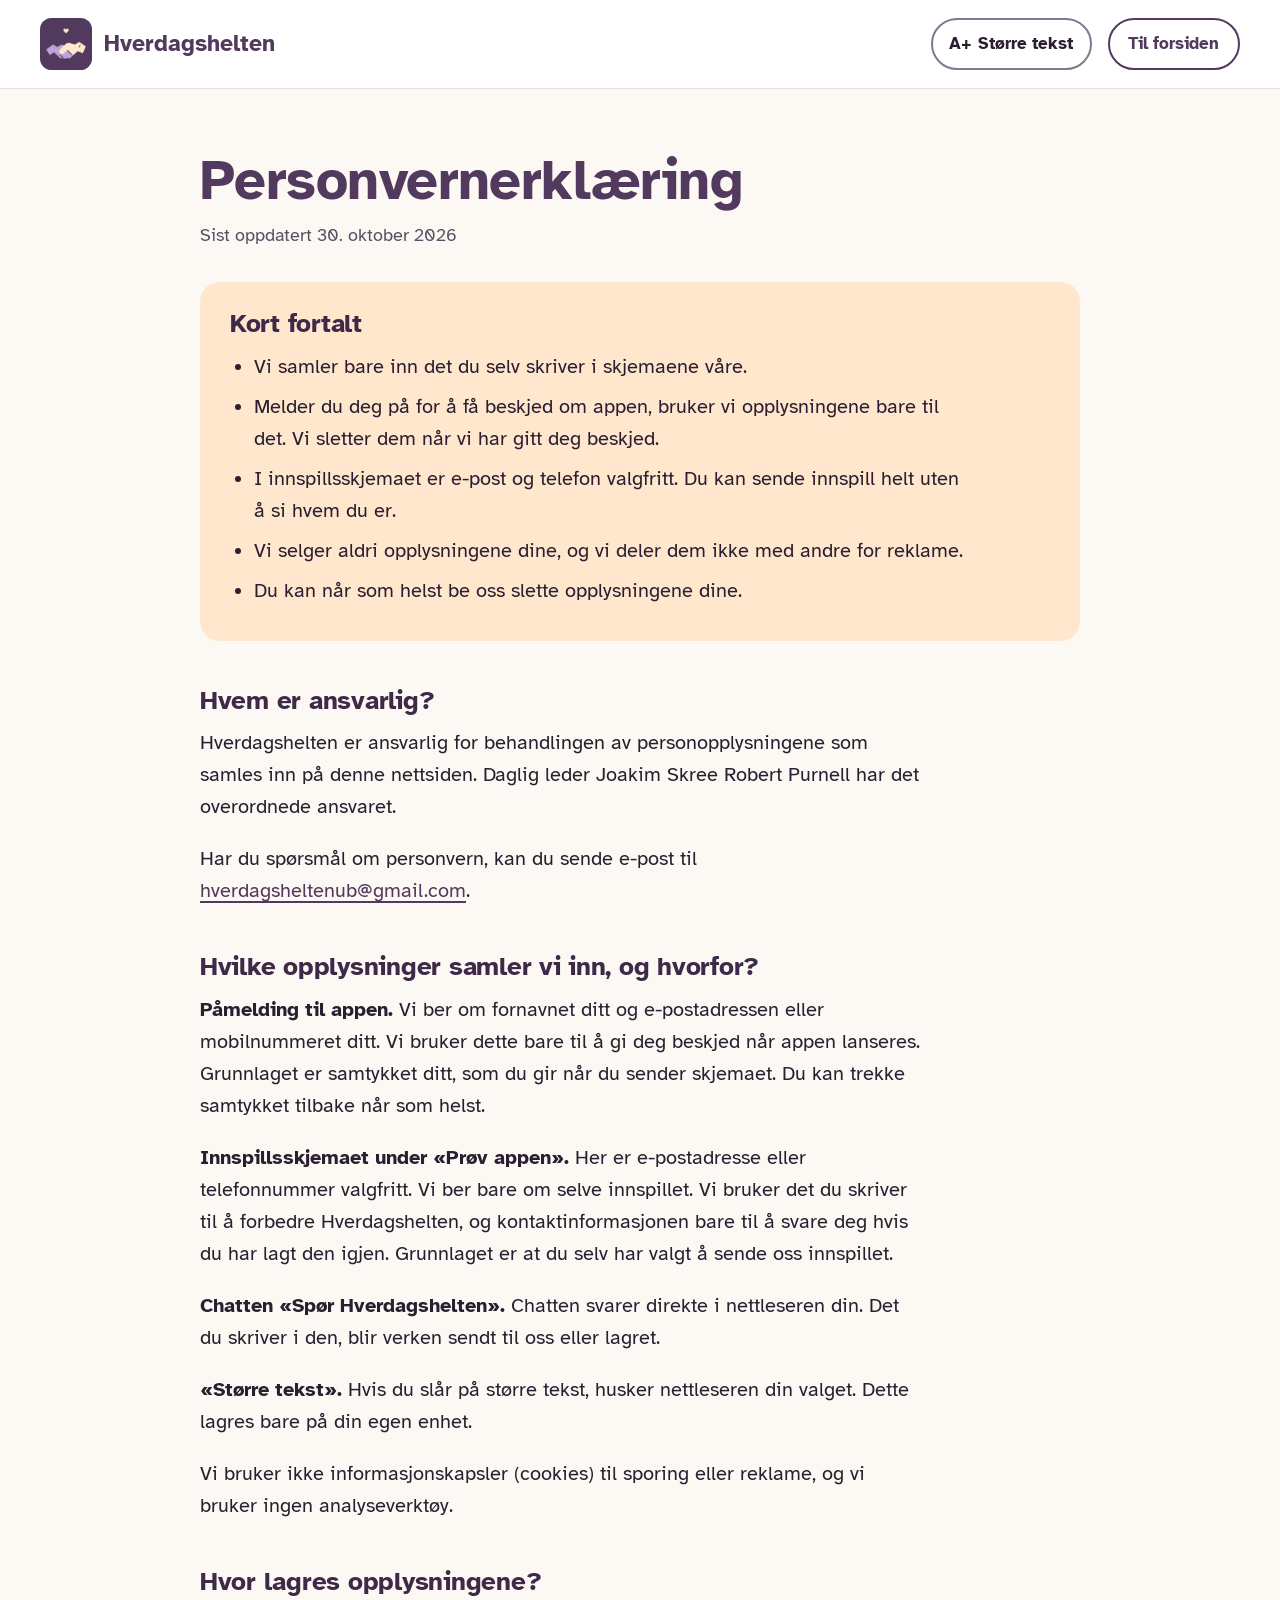
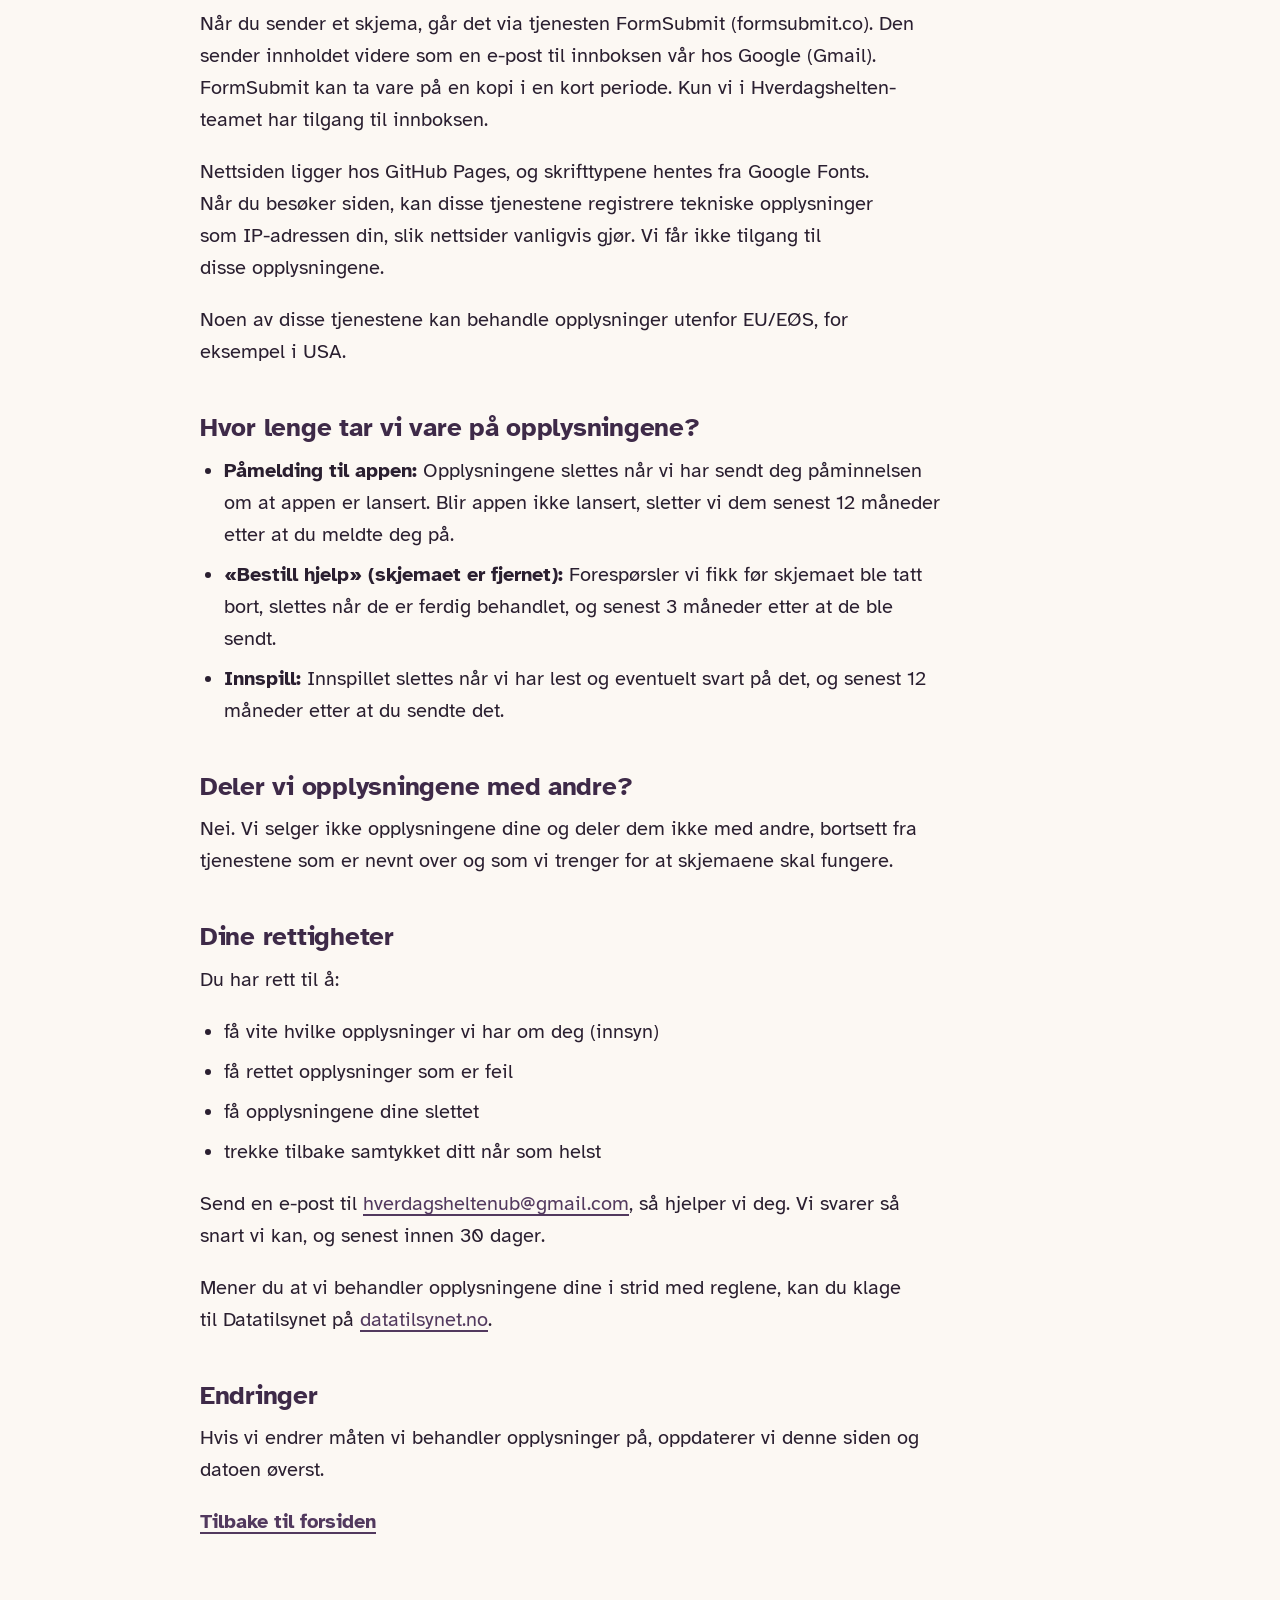
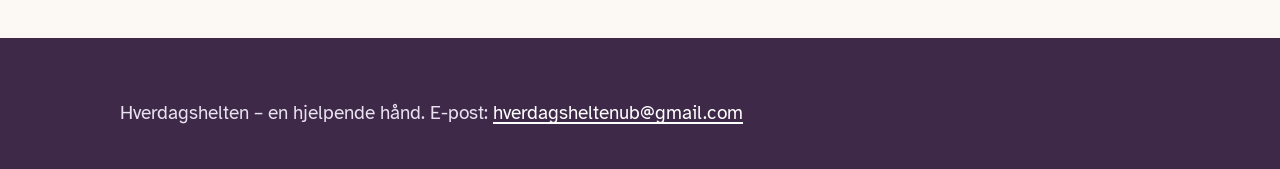
<file: personvern.html>
<!doctype html>
<html lang="no">
<head>
<meta charset="utf-8">
<meta name="viewport" content="width=device-width, initial-scale=1">
<title>Personvern – Hverdagshelten</title>
<meta name="description" content="Slik behandler Hverdagshelten personopplysningene dine.">
<link rel="canonical" href="https://hverdagsheltenub.github.io/hverdagshelten-nettside/personvern.html">
<meta name="theme-color" content="#FFFFFF">
<link rel="icon" href="favicon.png" type="image/png">
<link rel="apple-touch-icon" href="apple-touch-icon.png">
<link rel="preconnect" href="https://fonts.googleapis.com">
<link rel="preconnect" href="https://fonts.gstatic.com" crossorigin>
<link href="https://fonts.googleapis.com/css2?family=Atkinson+Hyperlegible:wght@400;700&display=swap" rel="stylesheet">
<link rel="stylesheet" href="stil.css">
<script>document.documentElement.classList.add('js');</script>
</head>
<body>
<a class="hopp" href="#innhold">Hopp til innholdet</a>

<header class="topp">
  <div class="ramme">
    <a class="merke" href="./"><img src="logo.png" alt="" width="52" height="52"><span translate="no">Hverdagshelten</span></a>
    <button class="tekstknapp" id="tekststorrelse" type="button" aria-pressed="false" aria-label="Større tekst">
      <span aria-hidden="true">A+</span><span class="lang">Større tekst</span>
    </button>
    <a class="knapp knapp-sekundar topp-tilbake" href="./">Til forsiden</a>
  </div>
</header>

<main id="innhold" class="tekstside">
  <div class="ramme">
    <h1>Personvern&shy;erklæring</h1>
    <p class="dato">Sist oppdatert 30. oktober 2026</p>

    <div class="kort-fortalt">
      <h2>Kort fortalt</h2>
      <ul>
        <li>Vi samler bare inn det du selv skriver i skjemaene våre.</li>
        <li>Melder du deg på for å få beskjed om appen, bruker vi opplysningene bare til det. Vi sletter dem når vi har gitt deg beskjed.</li>
        <li>I innspillsskjemaet er e-post og telefon valgfritt. Du kan sende innspill helt uten å si hvem du er.</li>
        <li>Vi selger aldri opplysningene dine, og vi deler dem ikke med andre for reklame.</li>
        <li>Du kan når som helst be oss slette opplysningene dine.</li>
      </ul>
    </div>

    <h2>Hvem er ansvarlig?</h2>
    <p>Hverdagshelten er ansvarlig for behandlingen av personopplysningene som samles inn på denne nettsiden. Daglig leder Joakim Skree Robert Purnell har det overordnede ansvaret.</p>
    <p>Har du spørsmål om personvern, kan du sende e-post til <a href="mailto:hverdagsheltenub@gmail.com">hverdagsheltenub@gmail.com</a>.</p>

    <h2>Hvilke opplysninger samler vi inn, og hvorfor?</h2>
    <p><strong>Påmelding til appen.</strong> Vi ber om fornavnet ditt og e-postadressen eller mobilnummeret ditt. Vi bruker dette bare til å gi deg beskjed når appen lanseres. Grunnlaget er samtykket ditt, som du gir når du sender skjemaet. Du kan trekke samtykket tilbake når som helst.</p>
    <p><strong>Innspillsskjemaet under «Prøv appen».</strong> Her er e-postadresse eller telefonnummer valgfritt. Vi ber bare om selve innspillet. Vi bruker det du skriver til å forbedre Hverdagshelten, og kontaktinformasjonen bare til å svare deg hvis du har lagt den igjen. Grunnlaget er at du selv har valgt å sende oss innspillet.</p>
    <p><strong>Chatten «Spør Hverdagshelten».</strong> Chatten svarer direkte i nettleseren din. Det du skriver i den, blir verken sendt til oss eller lagret.</p>
    <p><strong>«Større tekst».</strong> Hvis du slår på større tekst, husker nettleseren din valget. Dette lagres bare på din egen enhet.</p>
    <p>Vi bruker ikke informasjonskapsler (cookies) til sporing eller reklame, og vi bruker ingen analyseverktøy.</p>

    <h2>Hvor lagres opplysningene?</h2>
    <p>Når du sender et skjema, går det via tjenesten FormSubmit (formsubmit.co). Den sender innholdet videre som en e-post til innboksen vår hos Google (Gmail). FormSubmit kan ta vare på en kopi i en kort periode. Kun vi i Hverdagshelten-teamet har tilgang til innboksen.</p>
    <p>Nettsiden ligger hos GitHub Pages, og skrifttypene hentes fra Google Fonts. Når du besøker siden, kan disse tjenestene registrere tekniske opplysninger som IP-adressen din, slik nettsider vanligvis gjør. Vi får ikke tilgang til disse opplysningene.</p>
    <p>Noen av disse tjenestene kan behandle opplysninger utenfor EU/EØS, for eksempel i USA.</p>

    <h2>Hvor lenge tar vi vare på opplysningene?</h2>
    <ul>
      <li><strong>Påmelding til appen:</strong> Opplysningene slettes når vi har sendt deg påminnelsen om at appen er lansert. Blir appen ikke lansert, sletter vi dem senest 12 måneder etter at du meldte deg på.</li>
      <li><strong>«Bestill hjelp» (skjemaet er fjernet):</strong> Forespørsler vi fikk før skjemaet ble tatt bort, slettes når de er ferdig behandlet, og senest 3 måneder etter at de ble sendt.</li>
      <li><strong>Innspill:</strong> Innspillet slettes når vi har lest og eventuelt svart på det, og senest 12 måneder etter at du sendte det.</li>
    </ul>

    <h2>Deler vi opplysningene med andre?</h2>
    <p>Nei. Vi selger ikke opplysningene dine og deler dem ikke med andre, bortsett fra tjenestene som er nevnt over og som vi trenger for at skjemaene skal fungere.</p>

    <h2>Dine rettigheter</h2>
    <p>Du har rett til å:</p>
    <ul>
      <li>få vite hvilke opplysninger vi har om deg (innsyn)</li>
      <li>få rettet opplysninger som er feil</li>
      <li>få opplysningene dine slettet</li>
      <li>trekke tilbake samtykket ditt når som helst</li>
    </ul>
    <p>Send en e-post til <a href="mailto:hverdagsheltenub@gmail.com">hverdagsheltenub@gmail.com</a>, så hjelper vi deg. Vi svarer så snart vi kan, og senest innen 30 dager.</p>
    <p>Mener du at vi behandler opplysningene dine i strid med reglene, kan du klage til Datatilsynet på <a href="https://www.datatilsynet.no" rel="noopener">datatilsynet.no</a>.</p>

    <h2>Endringer</h2>
    <p>Hvis vi endrer måten vi behandler opplysninger på, oppdaterer vi denne siden og datoen øverst.</p>

    <p><a class="tilbake" href="./">Tilbake til forsiden</a></p>
  </div>
</main>

<footer class="bunn bunn-enkel">
  <div class="ramme">
    <p>Hverdagshelten – en hjelpende hånd. E-post: <a href="mailto:hverdagsheltenub@gmail.com">hverdagsheltenub@gmail.com</a></p>
  </div>
</footer>
<script src="felles.js"></script>
</body>
</html>
</file>
<file: stil.css>
/* Hverdagshelten – felles stil for alle sidene.
   Fargene er hentet fra app-ikonet. Skriften Atkinson Hyperlegible er laget for å være lett å lese. */

:root {
  --lilla: #52395E;        /* hovedfarge: knapper, overskrifter */
  --lilla-mork: #3E2A48;   /* bunnen av siden, hover på knapper */
  --lavendel: #BCA3D8;     /* den ene hånden i logoen */
  --lavendel-lys: #EFE8F6;
  --krem: #FFE7CE;         /* den andre hånden og hjertet */
  --krem-lys: #FFF4E8;
  --bakgrunn: #FCF8F3;     /* varm, lys bakgrunn (samme følelse som appen) */
  --papir: #FFFFFF;
  --blekk: #2A1F30;        /* brødtekst */
  --hint: #5B4F63;         /* undertekst, kontrast 7:1 mot hvitt */
  --strek: #E6DCE4;        /* tynne skillelinjer */
  --kant: #85778E;         /* kant på skjemafelt, kontrast over 3:1 */
  --gronn: #2F7A55;
  --gronn-lys: #E3F1E8;
  --rod: #B3261E;
  --rod-lys: #FCE8E6;
  --radius: 20px;
  --hand: "Kalam", "Comic Sans MS", cursive;
  --tekst: "Atkinson Hyperlegible", "Verdana", system-ui, sans-serif;
}

/* ---------- Grunnlag ---------- */
html { font-size: 125%; -webkit-text-size-adjust: 100%; }   /* 20 px grunnstørrelse på PC */
html.stor-tekst { font-size: 150%; }                         /* 24 px når «Større tekst» er på */
@media (prefers-reduced-motion: no-preference) { html { scroll-behavior: smooth; } }
[id] { scroll-margin-top: 6rem; }
html { scroll-padding-top: 5.5rem; }  /* så den faste toppen aldri dekker feltet som har fokus */
*, *::before, *::after { box-sizing: border-box; }
body {
  margin: 0;
  background: var(--bakgrunn);
  color: var(--blekk);
  font-family: var(--tekst);
  line-height: 1.6;
  -webkit-font-smoothing: antialiased;
  -webkit-tap-highlight-color: rgba(82, 57, 94, .15);
}
img, svg { max-width: 100%; display: block; }
a { color: var(--lilla); text-underline-offset: .18em; text-decoration-thickness: .08em; }
a:hover { color: var(--lilla-mork); text-decoration-thickness: .14em; }
:focus-visible { outline: 4px solid var(--blekk); outline-offset: 3px; border-radius: 6px; }
h1, h2, h3 { line-height: 1.2; margin: 0 0 .5em; letter-spacing: -0.01em; text-wrap: balance; }
h1 { font-size: clamp(2.2rem, 6vw, 3.4rem); color: var(--lilla); }
h2 { font-size: clamp(1.6rem, 3.6vw, 2.1rem); color: var(--lilla-mork); }
h3 { font-size: 1.15rem; }
p { margin: 0 0 1em; max-width: 36em; text-wrap: pretty; }
a[href^="mailto"] { overflow-wrap: anywhere; }
button, input, textarea { touch-action: manipulation; }

.hopp { position: absolute; left: -999px; top: 0; background: var(--blekk); color: #fff; padding: .6em 1em; z-index: 50; }
.hopp:focus { left: 1rem; top: 1rem; }
.sr { position: absolute; width: 1px; height: 1px; overflow: hidden; clip: rect(0 0 0 0); white-space: nowrap; }

.ramme { width: 100%; max-width: 1120px; margin: 0 auto; padding: 0 1rem; }
@media (min-width: 700px) { .ramme { padding: 0 2rem; } }

/* ---------- Toppen ---------- */
.topp {
  position: sticky; top: 0; z-index: 40;
  background: rgba(255, 255, 255, .97);
  border-bottom: 1px solid var(--strek);
}
.topp .ramme { display: flex; align-items: center; gap: .8rem; min-height: 4.4rem; padding-top: .5rem; padding-bottom: .5rem; }
.merke { display: flex; align-items: center; gap: .6rem; text-decoration: none; color: var(--lilla); font-weight: 700; font-size: 1.15rem; margin-right: auto; flex-shrink: 0; }
.merke:hover { color: var(--lilla); }
.merke img { width: 2.6rem; height: 2.6rem; border-radius: 22%; }

.hovedmeny ul { list-style: none; display: flex; gap: .2rem; margin: 0; padding: 0; }
.hovedmeny a {
  display: flex; align-items: center; min-height: 2.6rem; padding: 0 .65rem; border-radius: 999px;
  color: var(--blekk); text-decoration: none; font-size: .85rem; white-space: nowrap;
}
.hovedmeny a:hover { background: var(--lavendel-lys); color: var(--lilla-mork); }
.hovedmeny .bare-mobil { display: none; }

.tekstknapp, .menyknapp {
  flex-shrink: 0; white-space: nowrap;
  display: inline-flex; align-items: center; gap: .4em;
  font: inherit; font-size: .85rem; font-weight: 700; color: var(--blekk);
  background: var(--papir); border: 2px solid var(--kant); border-radius: 999px;
  padding: .3em .95em; cursor: pointer; min-height: 2.6rem;
}
.tekstknapp:hover, .menyknapp:hover { background: var(--lavendel-lys); }
.tekstknapp[aria-pressed="true"] { background: var(--krem); border-color: var(--lilla); }
.tekstknapp svg, .menyknapp svg { width: 1.1em; height: 1.1em; flex: none; }
.menyknapp { display: none; background: var(--lilla); border-color: var(--lilla); color: #fff; }
.menyknapp:hover { background: var(--lilla-mork); }
.topp-bestill { min-height: 2.6rem; font-size: .85rem; padding: .3em 1.1em; border-width: 2px; white-space: nowrap; flex-shrink: 0; }
.topp .ramme { max-width: 1320px; }

/* Under 1300 px, og alltid med større tekst, samles menyen bak «Meny»-knappen */
@media (max-width: 1299px) {
  .js .menyknapp { display: inline-flex; }
  .js .hovedmeny { display: none; }
  .js .topp-bestill { display: none; }
}
html.js.stor-tekst .menyknapp { display: inline-flex; }
html.js.stor-tekst .hovedmeny, html.js.stor-tekst .topp-bestill { display: none; }

/* Den åpne menyen: store, tydelige lenker under toppen */
html.js .topp.meny-apen .hovedmeny {
  display: block; position: absolute; left: 0; right: 0; top: 100%;
  background: var(--papir); border-bottom: 2px solid var(--strek);
  box-shadow: 0 16px 30px rgba(42, 31, 48, .12);
  max-height: calc(100vh - 4.4rem); overflow-y: auto; overscroll-behavior: contain;
}
.topp.meny-apen .hovedmeny ul { flex-direction: column; gap: 0; max-width: 1120px; margin: 0 auto; padding: .6rem 1rem 1.2rem; }
.topp.meny-apen .hovedmeny li { border-bottom: 1px solid var(--strek); }
.topp.meny-apen .hovedmeny li:last-child { border-bottom: 0; padding-top: 1rem; }
.topp.meny-apen .hovedmeny a { font-size: 1.1rem; min-height: 3.4rem; padding: 0 .5rem; border-radius: 10px; font-weight: 700; }
.topp.meny-apen .hovedmeny .bare-mobil { display: block; }
.topp.meny-apen .hovedmeny .knapp { color: #fff; justify-content: center; border-radius: 999px; }
@media (min-width: 700px) { .topp.meny-apen .hovedmeny ul { padding: .6rem 2rem 1.4rem; } }

/* Uten JavaScript vises menyen som en vanlig rad som kan bryte over flere linjer */
html:not(.js) .topp .ramme { flex-wrap: wrap; }
html:not(.js) .hovedmeny { order: 4; flex-basis: 100%; }
html:not(.js) .hovedmeny ul { flex-wrap: wrap; }

/* ---------- Knapper ---------- */
.knapp {
  display: inline-flex; align-items: center; justify-content: center; gap: .55em;
  min-height: 3.2rem; padding: .55em 1.5em; border-radius: 999px;
  font: inherit; font-weight: 700; font-size: 1.05rem; line-height: 1.2; text-decoration: none; cursor: pointer;
  border: 3px solid var(--lilla); text-align: center;
  transition: background-color .15s ease, border-color .15s ease, color .15s ease;
}
.knapp svg { width: 1.15em; height: 1.15em; flex: none; }
.knapp-hoved { background: var(--lilla); color: #fff; }
.knapp-hoved:hover { background: var(--lilla-mork); border-color: var(--lilla-mork); color: #fff; }
.knapp-sekundar { background: var(--papir); color: var(--lilla); }
.knapp-sekundar:hover { background: var(--lavendel-lys); color: var(--lilla-mork); }
.knapp[disabled] { opacity: .7; cursor: progress; }
.knapper { display: flex; flex-wrap: wrap; gap: .8rem; margin-top: 1.6rem; }
.lenkeknapp { font: inherit; font-weight: 700; color: var(--lilla); background: none; border: 0; padding: 0; text-decoration: underline; text-underline-offset: .18em; cursor: pointer; }
.lenkeknapp:hover { color: var(--lilla-mork); text-decoration-thickness: .14em; }

/* ---------- Hero ---------- */
.hero { padding: 3.5rem 0 4rem; overflow: hidden; }
.hero .ramme { display: grid; gap: 3rem; align-items: center; }
@media (min-width: 900px) { .hero .ramme { grid-template-columns: 1.15fr .85fr; } }
.hero .undertittel { font-size: 1.45rem; font-weight: 700; line-height: 1.35; margin: 0 0 1rem; color: var(--lilla-mork); }
.hero .ingress { font-size: 1.15rem; }
.ring-linje { margin-top: 1.4rem; font-size: 1rem; }

/* Lappen: den håndskrevne oppslagslappen er kjennetegnet vårt */
.lapp-holder { position: relative; display: flex; justify-content: center; padding: 1.5rem 0; }
.lapp-holder::before {
  content: ""; position: absolute; inset: 0; margin: auto;
  width: min(100%, 26rem); aspect-ratio: 1; border-radius: 50%;
  background: var(--lavendel-lys);
}
.lapp {
  position: relative; width: min(100%, 22rem);
  background: var(--krem); color: var(--blekk);
  padding: 2.2rem 1.6rem 0; transform: rotate(-2deg);
  box-shadow: 0 1px 0 rgba(42,31,48,.15), 8px 12px 0 rgba(82,57,94,.14);
  font-family: var(--hand);
}
.lapp::before { /* tegnestift */
  content: ""; position: absolute; top: .7rem; left: 50%; width: 1.1rem; height: 1.1rem; margin-left: -.55rem;
  border-radius: 50%; background: var(--lilla); box-shadow: inset -3px -3px 0 rgba(0,0,0,.2), 0 2px 2px rgba(0,0,0,.2);
}
.lapp .overskrift { font-size: 1.75rem; font-weight: 700; line-height: 1.15; margin: 0 0 .5rem; color: var(--lilla); }
.lapp ul { margin: 0 0 1rem; padding-left: 1.1em; font-size: 1.2rem; line-height: 1.45; }
.lapp .hilsen { font-size: 1.15rem; margin: 0 0 1.1rem; }
.lapper { display: flex; margin: 0 -1.6rem; border-top: 2px dashed rgba(82,57,94,.4); }
.lapper span {
  flex: 1 1 0; writing-mode: vertical-rl; transform: rotate(180deg);
  font-size: .8rem; font-weight: 700; padding: .7rem 0; text-align: center;
  border-left: 2px dashed rgba(82,57,94,.4); white-space: nowrap;
}
.lapper span:last-child { border-left: 0; }
.lapper span.revet { color: transparent; background: var(--lavendel-lys); margin-bottom: -2px; }
@media (prefers-reduced-motion: no-preference) {
  .lapp { animation: heng .9s cubic-bezier(.2,.8,.3,1.2) both .2s; }
  @keyframes heng { from { transform: rotate(-9deg) translateY(-14px); opacity: 0; } to { transform: rotate(-2deg); opacity: 1; } }
}

/* ---------- Trygghetsstripe ---------- */
.stripe { background: var(--papir); border-top: 1px solid var(--strek); border-bottom: 1px solid var(--strek); }
.stripe ul { list-style: none; margin: 0; padding: 1.5rem 0; display: grid; gap: 1rem 2rem; }
@media (min-width: 800px) { .stripe ul { grid-template-columns: repeat(3, 1fr); } }
.stripe li { display: flex; gap: .7rem; align-items: flex-start; font-weight: 700; }
.hake { flex: none; width: 1.6rem; height: 1.6rem; margin-top: .1rem; }

/* ---------- Seksjoner ---------- */
.seksjon { padding: 4.5rem 0; }
.seksjon-hvit { background: var(--papir); }
.ingress-tekst { font-size: 1.1rem; }

/* Kort: én felles stil for alle bokser */
.kort {
  background: var(--papir); border: 2px solid var(--strek); border-radius: var(--radius);
  padding: 1.6rem;
}
.seksjon-hvit .kort { background: var(--bakgrunn); }

/* Tjenester */
.tjenester { list-style: none; padding: 0; margin: 2.2rem 0 0; display: grid; gap: 1rem; }
@media (min-width: 640px) { .tjenester { grid-template-columns: 1fr 1fr; } }
@media (min-width: 1000px) { .tjenester { grid-template-columns: 1fr 1fr 1fr; } }
.tjenester li { display: grid; grid-template-columns: 3.2rem 1fr; gap: 1rem; padding: 1.3rem; background: var(--papir); border: 2px solid var(--strek); border-radius: var(--radius); }
.tjenester h3 { margin: .3rem 0 .2rem; }
.tjenester p { margin: 0; }
.ikon { width: 3.2rem; height: 3.2rem; border-radius: 50%; background: var(--krem); display: grid; place-items: center; }
.ikon svg { width: 1.8rem; height: 1.8rem; stroke: var(--lilla); fill: none; stroke-width: 2; stroke-linecap: round; stroke-linejoin: round; }

/* Appen: to spalter, én for hver brukergruppe */
.app-spalter { display: grid; gap: 1.6rem; margin-top: 2.2rem; }
@media (min-width: 860px) { .app-spalter { grid-template-columns: 1fr 1fr; } }
.app-boks { padding-bottom: .6rem; }
.app-boks h3 { font-size: 1.3rem; color: var(--lilla); }
.steg { list-style: none; padding: 0; margin: 1rem 0 0; counter-reset: steg; }
.steg li { counter-increment: steg; display: grid; grid-template-columns: 2.6rem 1fr; gap: .9rem; margin-bottom: 1.2rem; }
.steg li::before {
  content: counter(steg); display: grid; place-items: center;
  width: 2.6rem; height: 2.6rem; border-radius: 50%;
  background: var(--lilla); color: #fff; font-weight: 700; font-size: 1.1rem;
}
.steg strong { display: block; }

/* Trygghet */
.to-spalter { display: grid; gap: 2.5rem; }
@media (min-width: 900px) { .to-spalter { grid-template-columns: 1fr 1fr; align-items: start; } }
.sjekkliste { list-style: none; padding: 0; margin: 0; }
.sjekkliste li { display: flex; gap: .8rem; padding: .8rem 0; border-bottom: 1px solid var(--strek); }
.sjekkliste li:last-child { border-bottom: 0; }
.advarsel { background: var(--papir); border: 2px solid var(--strek); border-left: 8px solid var(--rod); padding: 1.3rem 1.5rem; border-radius: 8px var(--radius) var(--radius) 8px; }
.advarsel h3 { margin-bottom: .4rem; }
.advarsel p { margin: 0; }

/* Priser */
.pris { max-width: 34rem; margin-top: 1.6rem; }
.pris dl { margin: 0; }
.pris .rad { display: flex; justify-content: space-between; gap: 1rem; padding: .8rem 0; border-bottom: 1px solid var(--strek); }
.pris .rad:last-of-type { border-bottom: 0; }
.pris dt { margin: 0; }
.pris dd { margin: 0; font-weight: 700; white-space: nowrap; font-variant-numeric: tabular-nums; }
.pris .eksempel { margin: 1rem 0 0; padding-top: 1rem; border-top: 2px solid var(--lilla); font-size: .95rem; }

/* Ungdom */
.ungdom { background: var(--lilla); color: #fff; }
.ungdom h2 { color: var(--krem); }
.ungdom a:not(.knapp) { color: #fff; }
.ungdom .knapp-hoved { background: var(--krem); border-color: var(--krem); color: var(--lilla-mork); }
.ungdom .knapp-hoved:hover { background: #fff; border-color: #fff; color: var(--lilla-mork); }
.ungdom ul { padding-left: 1.2em; margin: 0; }
.ungdom li { margin-bottom: .5rem; }
.ungdom figcaption { color: #E9E1F0; }
.ungdom .foto { margin-bottom: 1.4rem; }

/* Teamet */
.team { list-style: none; padding: 0; margin: 2.2rem 0 0; display: grid; gap: 1.2rem; }
@media (min-width: 640px) { .team { grid-template-columns: 1fr 1fr; } }
@media (min-width: 980px) { .team { grid-template-columns: 1fr 1fr 1fr; } }
.person { background: var(--papir); border: 2px solid var(--strek); border-radius: var(--radius); padding: 1.8rem 1.4rem 1.6rem; text-align: center; }
.initialer { display: grid; place-items: center; width: 4.5rem; height: 4.5rem; margin: 0 auto 1rem; border-radius: 50%; background: var(--lavendel); color: var(--lilla-mork); font-weight: 700; font-size: 1.3rem; }
.person:nth-child(even) .initialer { background: var(--krem); }
.person h3 { margin: 0 0 .15rem; overflow-wrap: break-word; hyphens: auto; }
.person .rolle { margin: 0 auto .5rem; color: var(--lilla); font-weight: 700; font-size: .95rem; }
.person .styrker { margin: 0 auto; font-size: .9rem; color: var(--hint); }
.brev-rad { display: grid; gap: 2rem; margin-top: 2.5rem; align-items: center; }
@media (min-width: 900px) { .brev-rad { grid-template-columns: 1fr 1fr; } }
.brev-rad > * { min-width: 0; }
.brev { background: var(--papir); border: 2px solid var(--strek); max-width: 40rem; padding: 2rem; border-radius: var(--radius); }
.brev p { font-size: 1.05rem; }
.signatur { font-family: var(--hand); font-size: 1.5rem; color: var(--lilla); line-height: 1.2; margin: 0; }
.signatur small { display: block; font-family: var(--tekst); font-size: .9rem; color: var(--hint); }

/* Spørsmål og svar */
.sporsmal { max-width: 46rem; margin-top: 2rem; }
details { background: var(--bakgrunn); border: 2px solid var(--strek); border-radius: 14px; margin-bottom: .8rem; }
details[open] { border-color: var(--lilla); background: var(--papir); }
summary { cursor: pointer; padding: 1rem 1.2rem; font-weight: 700; list-style: none; display: flex; justify-content: space-between; gap: 1rem; min-height: 3.4rem; align-items: center; border-radius: 12px; }
summary:hover { background: var(--lavendel-lys); }
summary::-webkit-details-marker { display: none; }
summary::after {
  content: "+"; flex: none; display: grid; place-items: center; width: 2rem; height: 2rem; border-radius: 50%;
  background: var(--lilla); color: #fff; font-size: 1.3rem; line-height: 1;
}
details[open] summary::after { content: "–"; }
details p { padding: 0 1.2rem 1rem; margin: 0; }

/* Undersøkelsen */
.resultat { width: 100%; max-width: 46rem; border-collapse: separate; border-spacing: 0 .9rem; margin-top: 1.6rem; }
.resultat th { text-align: left; font-weight: 400; padding-right: 1rem; width: 40%; vertical-align: middle; }
.resultat td { vertical-align: middle; }
.resultat .stolpe { display: flex; align-items: center; gap: .7rem; }
.resultat .spor { flex: 1; height: 1.4rem; background: var(--lavendel-lys); border-radius: 999px; overflow: hidden; }
.resultat .fyll { height: 100%; width: var(--p); background: var(--lilla); border-radius: 999px; }
.resultat .prosent { font-weight: 700; min-width: 3.4rem; text-align: right; font-variant-numeric: tabular-nums; }
.resultat .antall { color: var(--hint); font-size: .85rem; white-space: nowrap; padding-left: .8rem; }
@media (max-width: 640px) {
  .resultat, .resultat tbody, .resultat tr, .resultat th, .resultat td { display: block; width: 100%; }
  .resultat tr { margin-bottom: 1rem; }
  .resultat th { padding: 0 0 .3rem; font-weight: 700; }
  .resultat .antall { padding: .2rem 0 0; }
}
.fotnote { font-size: .85rem; color: var(--hint); }
.partner { margin-top: 2rem; background: var(--bakgrunn); border: 2px solid var(--strek); border-radius: var(--radius); padding: 1.4rem; display: grid; gap: 1.4rem; align-items: center; }
@media (min-width: 860px) { .partner { grid-template-columns: 1.1fr 1fr; padding: 1.6rem; } }
.partner > * { min-width: 0; }
.partner-foto { aspect-ratio: 4 / 3; }
.partner h3 { margin-bottom: .3rem; }
.partner p { margin: 0; }

/* Tallene bak ideen: kort med store tall og kilde */
.behov { margin-top: 3.5rem; }
.behov > h3 { font-size: clamp(1.35rem, 2.6vw, 1.6rem); color: var(--lilla-mork); }
.behov-grupper { display: grid; gap: 2rem; margin-top: 1.8rem; }
@media (min-width: 900px) { .behov-grupper { grid-template-columns: 1fr 1fr; gap: 2.4rem; } }
.behov-gruppe h4 { margin: 0 0 .6rem; font-size: .95rem; color: var(--hint); font-weight: 700; }
.fakta { list-style: none; padding: 0; margin: 0; border-top: 2px solid var(--lilla); }
.fakta li { padding: 1.2rem 0; border-bottom: 1px solid var(--strek); }
.fakta p { margin: 0; }
.fakta-tall { font-size: 2.2rem; font-weight: 700; line-height: 1.1; color: var(--lilla); font-variant-numeric: tabular-nums; letter-spacing: -0.02em; margin-bottom: .3rem !important; }
.kilde { font-size: .82rem; color: var(--hint); margin-top: .5rem !important; }
.behov-slutt { margin-top: 1.8rem; font-weight: 700; font-size: 1.05rem; }
@media (max-width: 699px) {
  .behov { margin-top: 2.4rem; }
  .fakta-tall { font-size: 1.8rem; }
}

/* Bilder */
.foto { width: 100%; height: auto; aspect-ratio: 701 / 382; object-fit: cover; border-radius: var(--radius); background: var(--lavendel-lys); }
figure { margin: 0; }
figcaption { font-size: .85rem; color: var(--hint); margin-top: .5rem; }
.bilder-to { display: grid; gap: 1.2rem; margin-top: 2rem; }
@media (min-width: 760px) { .bilder-to { grid-template-columns: 1fr 1fr; } }

/* ---------- Tall i toppen (rolig sosialt bevis) ---------- */
.tall { display: grid; grid-template-columns: repeat(3, auto); justify-content: start; gap: 0 2.4rem; margin: 2.2rem 0 0; }
.tall div { display: flex; flex-direction: column-reverse; justify-content: flex-end; }
.tall dd { margin: 0; font-size: 2.1rem; font-weight: 700; line-height: 1.1; color: var(--lilla); font-variant-numeric: tabular-nums; letter-spacing: -0.02em; }
.tall dt { font-size: .82rem; color: var(--hint); max-width: 9rem; line-height: 1.35; margin-top: .3rem; }

/* Små kort som «henger» ved lappen, hentet fra appen */
.flytekort {
  position: absolute; z-index: 2; display: flex; align-items: center; gap: .7rem;
  background: var(--papir); border: 1px solid var(--strek); border-radius: 999px;
  padding: .55rem 1.1rem .55rem .55rem; font-size: .85rem; line-height: 1.3;
  box-shadow: 0 10px 24px rgba(62, 42, 72, .12);
}
.flytekort strong { display: block; font-size: .95rem; color: var(--blekk); }
.flytekort span { color: var(--hint); }
.flytekort .avatar { display: grid; place-items: center; width: 2.6rem; height: 2.6rem; border-radius: 50%; background: var(--lilla); color: #fff; font-weight: 700; flex: none; }
.flytekort .merke-hake { width: 2.6rem; height: 2.6rem; flex: none; }
.hero .lapp-holder { padding-top: 5.5rem; }
.flytekort-topp { top: .5rem; right: 0; }
.flytekort-bunn { bottom: .5rem; left: -1.5rem; }
@media (prefers-reduced-motion: no-preference) {
  .flytekort { animation: flyt .7s cubic-bezier(.22,.8,.3,1) both; }
  .flytekort-topp { animation-delay: .7s; }
  .flytekort-bunn { animation-delay: .95s; }
  @keyframes flyt { from { opacity: 0; transform: translateY(10px); } to { opacity: 1; transform: none; } }
}

/* Store bildekort med pris, som en annonse */
.bildekort { position: relative; }
.bildekort figcaption { display: flex; justify-content: space-between; align-items: baseline; gap: 1rem; margin-top: .7rem; font-size: 1rem; color: var(--blekk); }
.bildekort figcaption strong { font-size: 1.1rem; }
.bildekort figcaption span { color: var(--hint); white-space: nowrap; font-size: .9rem; }

/* Tjenestene som et rolig rutenett uten tunge bokser */
.tjenester { gap: 0 2.4rem; border-top: 1px solid var(--strek); }
.tjenester li { background: none; border: 0; border-bottom: 1px solid var(--strek); border-radius: 0; padding: 1.4rem 0; }

/* ---------- Skjemaer ---------- */
form.skjema { background: var(--papir); border: 2px solid var(--strek); border-radius: var(--radius); padding: 1.6rem; }
.felt { margin-bottom: 1.2rem; }
label, legend { display: block; font-weight: 700; margin-bottom: .35rem; }
.valgfritt { font-weight: 400; color: var(--hint); }
.hint { display: block; font-weight: 400; font-size: .9rem; color: var(--hint); }
input[type=text], input[type=tel], input[type=email], textarea {
  width: 100%; font: inherit; color: var(--blekk); background: #fff;
  border: 2px solid var(--kant); border-radius: 12px; padding: .65rem .85rem; min-height: 3.2rem;
}
textarea { min-height: 7.5rem; resize: vertical; }
input:focus-visible, textarea:focus-visible { border-color: var(--lilla); outline: 3px solid var(--lilla); outline-offset: 1px; border-radius: 12px; }
input[aria-invalid="true"], textarea[aria-invalid="true"] { border-color: var(--rod); background: #FFFBFA; }
.feilmelding { display: flex; gap: .4rem; align-items: flex-start; color: var(--rod); font-weight: 700; font-size: .9rem; margin: .35rem 0 0; }
.feilmelding::before { content: "!"; flex: none; display: grid; place-items: center; width: 1.2rem; height: 1.2rem; margin-top: .15rem; border-radius: 50%; background: var(--rod); color: #fff; font-size: .75rem; }
fieldset { border: 0; padding: 0; margin: 0 0 1.2rem; }
.valg { display: flex; flex-wrap: wrap; gap: .6rem; }
.valg label { font-weight: 400; display: flex; align-items: center; gap: .5rem; border: 2px solid var(--strek); border-radius: 999px; padding: .4rem 1rem; min-height: 3rem; cursor: pointer; margin: 0; background: var(--papir); }
.valg label:hover { border-color: var(--lavendel); }
.valg input { width: 1.2rem; height: 1.2rem; accent-color: var(--lilla); }
.valg label:has(input:checked) { border-color: var(--lilla); background: var(--lavendel-lys); font-weight: 700; }
.kvittering { display: none; background: var(--gronn-lys); border: 2px solid var(--gronn); border-radius: 14px; padding: 1rem 1.2rem; margin-top: 1rem; }
.kvittering.vis { display: block; }
.kvittering.feil { background: var(--rod-lys); border-color: var(--rod); }
.kvittering.venter { background: var(--lavendel-lys); border-color: var(--lilla); }
.kvittering p { margin: 0; }
.liten-tekst { font-size: .85rem; color: var(--hint); margin: .9rem 0 0; }
.honning { position: absolute; left: -9999px; width: 1px; height: 1px; overflow: hidden; }

/* Påmelding til appen */
.varsling { padding: 3rem 0 0; }
.varsling-boks { display: grid; gap: 1.4rem; background: var(--krem); border-radius: var(--radius); padding: 1.8rem; }
@media (min-width: 900px) { .varsling-boks { grid-template-columns: 1fr 1.1fr; align-items: center; padding: 2.2rem 2.4rem; } }
.varsling-boks h2 { color: var(--lilla); margin-bottom: .4rem; }
.varsling-boks p { margin: 0; }
.varsel-skjema { display: grid; gap: .8rem; border-color: transparent; }
.varsel-skjema .felt { margin-bottom: 0; }
.varsel-skjema .knapp { white-space: nowrap; }
@media (min-width: 600px) { .varsel-skjema .rad { display: grid; grid-template-columns: 1fr 1.4fr; gap: .8rem; } }
.varsel-skjema .rad > div + div { margin-top: .8rem; }
@media (min-width: 600px) { .varsel-skjema .rad > div + div { margin-top: 0; } }
.varsel-skjema label { font-size: .9rem; margin-bottom: .25rem; }
.varsel-skjema .liten-tekst { margin: 0; }

/* Prøv appen + innspill */
.innspill { background: var(--krem-lys); border-top: 1px solid var(--strek); }
.innspill .ramme { display: grid; gap: 2.5rem; }
@media (min-width: 960px) { .innspill .ramme { grid-template-columns: 1fr 26rem; align-items: start; gap: 4rem; } }
.innspill-tekst { min-width: 0; }
.prov-liste { list-style: none; padding: 0; margin: 0 0 1.4rem; }
.prov-liste li { position: relative; padding: .55rem 0 .55rem 2.2rem; border-bottom: 1px solid var(--strek); }
.prov-liste li:last-child { border-bottom: 0; }
.prov-liste li::before { content: ""; position: absolute; left: .35rem; top: 1.05rem; width: .8rem; height: .8rem; border-radius: 50%; background: var(--lavendel); box-shadow: 0 0 0 4px var(--lavendel-lys); }
.fullskjerm { display: none; }
.innspill-skjema { margin-top: 2.2rem; }
.innspill-skjema h3 { font-size: 1.25rem; color: var(--lilla); margin-bottom: 1rem; }
.innspill .signatur { margin-top: 1.6rem; }
.modell { position: relative; }
.modell iframe { display: block; width: 100%; max-width: 26rem; height: 880px; margin: 0 auto; border: 0; background: transparent; color-scheme: light; }
@media (min-width: 960px) { .modell { position: sticky; top: 5.5rem; } }
@media (max-width: 959px) {
  .modell { order: -1; }
  .fullskjerm { display: inline-flex; }
}
.felt-rad { display: grid; gap: 0 1rem; }
@media (min-width: 640px) { .felt-rad { grid-template-columns: 1fr 1fr; } }
.tegnteller { font-size: .8rem; color: var(--hint); text-align: right; margin: .25rem 0 0; font-variant-numeric: tabular-nums; }
.takk-boks { text-align: center; padding: 1rem .5rem; }
.takk-boks .merke-hake { width: 4rem; height: 4rem; margin: 0 auto 1rem; }
.takk-boks h3 { font-size: 1.4rem; color: var(--lilla); }
.takk-boks p { margin: 0 auto 1.2rem; }

/* ---------- Chat ---------- */
.chat-knapp {
  position: fixed; right: 1rem; bottom: 1rem; z-index: 20;
  display: inline-flex; align-items: center; gap: .5rem;
  font: inherit; font-weight: 700; font-size: 1rem; color: #fff; background: var(--lilla);
  border: 3px solid #fff; border-radius: 999px; padding: .7rem 1.2rem; min-height: 3.2rem; cursor: pointer;
  box-shadow: 0 6px 20px rgba(42,31,48,.25);
}
.chat-knapp:hover { background: var(--lilla-mork); }
.chat-knapp svg { width: 1.4rem; height: 1.4rem; }
.chat-knapp[hidden] { display: none; }
.chat {
  position: fixed; right: 1rem; bottom: 1rem; z-index: 45;
  width: min(26rem, calc(100vw - 2rem)); height: min(36rem, calc(100vh - 2rem));
  background: var(--papir); border-radius: var(--radius); box-shadow: 0 12px 40px rgba(42,31,48,.3);
  display: flex; flex-direction: column; overflow: hidden;
}
.chat[hidden] { display: none; }
.chat-topp { background: var(--lilla); color: #fff; padding: .8rem 1rem; display: flex; align-items: center; gap: .7rem; }
.chat-topp img { width: 2.2rem; height: 2.2rem; border-radius: 22%; }
.chat-topp h2 { font-size: 1rem; margin: 0; color: #fff; }
.chat-topp p { font-size: .75rem; margin: 0; color: #E9E1F0; }
.chat-lukk { margin-left: auto; font: inherit; font-size: 1.6rem; line-height: 1; color: #fff; background: none; border: 0; width: 2.6rem; height: 2.6rem; border-radius: 50%; cursor: pointer; }
.chat-lukk:hover { background: rgba(255,255,255,.15); }
.chat-logg { flex: 1; overflow-y: auto; overscroll-behavior: contain; padding: 1rem; display: flex; flex-direction: column; gap: .7rem; background: var(--bakgrunn); }
.melding { max-width: 88%; padding: .6rem .9rem; border-radius: 16px; font-size: .95rem; line-height: 1.45; }
.melding p { margin: 0 0 .4em; } .melding p:last-child { margin: 0; }
.melding.bot { background: var(--papir); border: 1px solid var(--strek); align-self: flex-start; border-bottom-left-radius: 4px; }
.melding.meg { background: var(--lilla); color: #fff; align-self: flex-end; border-bottom-right-radius: 4px; }
.forslag { display: flex; flex-wrap: wrap; gap: .4rem; }
.forslag button { font: inherit; font-size: .85rem; color: var(--lilla); background: var(--papir); border: 2px solid var(--lavendel); border-radius: 999px; padding: .35rem .8rem; min-height: 2.4rem; cursor: pointer; }
.forslag button:hover { background: var(--lavendel-lys); }
.chat-skjema { display: flex; gap: .5rem; padding: .7rem; border-top: 1px solid var(--strek); background: var(--papir); }
.chat-skjema input { flex: 1; font: inherit; font-size: 1rem; border: 2px solid var(--kant); border-radius: 12px; padding: .5rem .7rem; min-height: 3rem; min-width: 0; }
.chat-skjema input:focus-visible { border-color: var(--lilla); outline: 3px solid var(--lilla); outline-offset: 1px; }
.chat-skjema button { font: inherit; font-weight: 700; color: #fff; background: var(--lilla); border: 0; border-radius: 12px; padding: 0 1rem; min-height: 3rem; cursor: pointer; }
.chat-skjema button:hover { background: var(--lilla-mork); }
.chat-merknad { font-size: .72rem; color: var(--hint); text-align: center; padding: 0 .7rem .6rem; background: var(--papir); margin: 0; max-width: none; }
@media (prefers-reduced-motion: no-preference) {
  .chat:not([hidden]) { animation: chatInn .22s ease-out; }
  @keyframes chatInn { from { opacity: 0; transform: translateY(12px); } to { opacity: 1; transform: none; } }
}

/* ---------- Bunnen ---------- */
.bunn { background: var(--lilla-mork); color: #E9E1F0; padding: 3rem 0 2rem; font-size: .95rem; }
.bunn a { color: #fff; }
.bunn .ramme { display: grid; gap: 2rem; }
@media (min-width: 800px) { .bunn .ramme { grid-template-columns: 1.4fr 1fr 1fr; } }
.bunn .merke { color: var(--krem); margin-bottom: .8rem; }
.bunn ul { list-style: none; padding: 0; margin: 0; }
.bunn li { margin-bottom: .5rem; }
.bunn h2 { font-size: 1rem; color: #fff; }
.app-merke { display: inline-block; background: var(--krem); color: var(--lilla-mork); font-weight: 700; padding: .35em .9em; border-radius: 999px; font-size: .85rem; }
.bunn .app-merke { color: var(--lilla-mork); text-decoration: none; }
.bunn .app-merke:hover { background: #fff; }

/* ---------- Personvernsiden ---------- */
.tekstside { padding: 3rem 0 4rem; }
.tekstside .ramme { max-width: 48rem; }
.tekstside h1 { font-size: clamp(1.9rem, 7vw, 2.8rem); overflow-wrap: break-word; line-height: 1.15; margin: 0 0 .4rem; }
.tekstside h2 { font-size: 1.3rem; margin: 2.2rem 0 .5rem; line-height: 1.25; }
.tekstside li { max-width: 36em; margin-bottom: .4rem; }
.tekstside ul { padding-left: 1.2em; margin: 0 0 1em; }
.dato { color: var(--hint); font-size: .9rem; }
.kort-fortalt { background: var(--krem); border-radius: var(--radius); padding: 1.3rem 1.5rem; margin: 1.6rem 0; }
.kort-fortalt h2 { margin-top: 0; }
.kort-fortalt ul:last-child { margin-bottom: 0; }
.tilbake { font-weight: 700; }
.bunn-enkel .ramme { display: block; }
.bunn-enkel p { margin: 0; max-width: none; }

/* ================= Mobil (under 700 px) – PC-visningen påvirkes ikke ================= */
@media (max-width: 699px) {

  .tall { grid-template-columns: repeat(3, 1fr); gap: 0 1rem; margin-top: 1.6rem; }
  .tall dd { font-size: 1.6rem; }
  .tall dt { font-size: .75rem; }
  .flytekort { font-size: .78rem; padding: .4rem .9rem .4rem .4rem; }
  .flytekort strong { font-size: .85rem; }
  .flytekort .avatar, .flytekort .merke-hake { width: 2.2rem; height: 2.2rem; }
  .hero .lapp-holder { padding-top: 4.5rem; }
  .flytekort-topp { top: 0; right: -.25rem; }
  .flytekort-bunn { bottom: -.5rem; left: -.25rem; }
  .modell iframe { height: 820px; }
  html { font-size: 112.5%; }               /* 18 px – god lesestørrelse på mobil */
  html.stor-tekst { font-size: 131.25%; }   /* 21 px med «Større tekst» */
  h1 { font-size: 2.2rem; }
  h2 { font-size: 1.5rem; }
  h3 { font-size: 1.08rem; }
  [id] { scroll-margin-top: 5rem; }

  .topp .ramme { min-height: 3.8rem; gap: .5rem; }
  .merke { font-size: 1rem; gap: .45rem; }
  .merke img { width: 2.2rem; height: 2.2rem; }
  .tekstknapp, .menyknapp { font-size: .8rem; min-height: 2.6rem; padding: .3em .8em; }
  .tekstknapp .lang { display: none; }
  .tekstknapp { padding: .3em .7em; }

  .hero { padding: 1.8rem 0 2.4rem; }
  .hero .ramme { gap: 1.6rem; }
  .hero .undertittel { font-size: 1.15rem; margin-bottom: .7rem; }
  .hero .ingress { font-size: 1rem; }
  .knapper { margin-top: 1.2rem; gap: .6rem; }
  .knapper .knapp { flex: 1 1 100%; }
  .knapp { min-height: 3.2rem; font-size: 1rem; padding: .55em 1.1em; border-width: 2px; }
  .ring-linje { margin-top: 1rem; font-size: .95rem; }

  .lapp-holder { padding: .5rem 0; }
  .lapp { width: min(100%, 17.5rem); padding: 1.7rem 1.2rem 0; }
  .lapp .overskrift { font-size: 1.45rem; }
  .lapp ul { font-size: 1.05rem; margin-bottom: .7rem; }
  .lapp .hilsen { font-size: 1rem; margin-bottom: .8rem; }
  .lapper { margin: 0 -1.2rem; }
  .lapper span { font-size: .7rem; padding: .5rem 0; }

  .stripe ul { padding: 1.1rem 0; gap: .7rem; }
  .stripe li { font-size: .95rem; }
  .hake { width: 1.4rem; height: 1.4rem; }

  .seksjon { padding: 2.8rem 0; }
  .ingress-tekst { font-size: 1rem; }
  .kort { padding: 1.2rem 1.1rem; }
  .varsling { padding-top: 2rem; }
  .varsling-boks { gap: 1rem; padding: 1.3rem 1rem; }
  .varsel-skjema { padding: 1.1rem; }

  .bilder-to { margin-top: 1.4rem; gap: 1rem; }
  .tjenester { margin-top: 1.4rem; gap: .7rem; }
  .tjenester li { grid-template-columns: 2.6rem 1fr; gap: .8rem; padding: 1rem 0; }
  .tjenester h3 { margin-top: .1rem; }
  .ikon { width: 2.6rem; height: 2.6rem; }
  .ikon svg { width: 1.4rem; height: 1.4rem; }

  .app-spalter { margin-top: 1.4rem; gap: 1rem; }
  .app-boks h3 { font-size: 1.15rem; }
  .steg li { grid-template-columns: 2.2rem 1fr; gap: .7rem; margin-bottom: .9rem; }
  .steg li::before { width: 2.2rem; height: 2.2rem; font-size: .95rem; }

  .to-spalter { gap: 1.6rem; }
  .sjekkliste li { padding: .6rem 0; }
  .advarsel { padding: 1rem 1.1rem; }

  .resultat { margin-top: 1rem; }
  .partner { margin-top: 1.4rem; padding: 1rem; gap: 1rem; }

  /* Teamet: kompakte kort med initialer til venstre */
  .team { margin-top: 1.4rem; gap: .7rem; }
  .person { display: grid; grid-template-columns: 3.2rem minmax(0, 1fr); column-gap: .9rem; text-align: left; padding: 1rem 1.1rem; align-items: center; }
  .person .initialer { grid-row: span 3; width: 3.2rem; height: 3.2rem; margin: 0; font-size: 1rem; align-self: start; }
  .person h3 { font-size: 1rem; }
  .person .rolle, .person .styrker { margin: 0; }
  .person .rolle { font-size: .88rem; }
  .person .styrker { font-size: .85rem; }

  .brev-rad { margin-top: 1.6rem; gap: 1rem; }
  .brev { padding: 1.3rem; }
  .brev p { font-size: 1rem; }

  details summary { padding: .8rem 1rem; min-height: 3.2rem; font-size: .98rem; }
  details p { padding: 0 1rem .9rem; }

  form.skjema { padding: 1.2rem; }
  .felt { margin-bottom: 1rem; }
  .valg label { min-height: 2.8rem; padding: .3rem .8rem; }
  .innspill .ramme { gap: 1.6rem; }
  .innspill-tegn { width: 3.4rem; height: 3.4rem; }
  .innspill-tegn svg { width: 1.8rem; height: 1.8rem; }

  .bunn { padding: 2.2rem 0 5.5rem; }
  .bunn .ramme { gap: 1.4rem; }
  .tekstside { padding: 2rem 0 3rem; }

  /* Chatknappen: mindre, så den ikke dekker innholdet */
  .chat-knapp { right: .75rem; bottom: .75rem; font-size: .88rem; min-height: 2.9rem; padding: .5rem .95rem; border-width: 2px; }
  .chat-knapp svg { width: 1.15rem; height: 1.15rem; }
  .chat { right: .5rem; bottom: .5rem; width: calc(100vw - 1rem); height: min(34rem, calc(100vh - 1rem)); }
}


/* Tillegg */
.varsel-skjema .varsel-send { margin-top: .8rem; }
.hovedmeny a.knapp:hover { background: var(--lilla-mork); color: #fff; }
.topp-tilbake { min-height: 2.6rem; font-size: .85rem; padding: .3em 1.1em; border-width: 2px; }

/* Stor tekst på smal mobil: vis bare logoen, så knappene får plass (navnet leses fortsatt opp) */
@media (max-width: 459px) {
  html.stor-tekst .merke span { position: absolute; width: 1px; height: 1px; overflow: hidden; clip: rect(0 0 0 0); white-space: nowrap; }
}
@media (max-width: 359px) {
  .merke span { position: absolute; width: 1px; height: 1px; overflow: hidden; clip: rect(0 0 0 0); white-space: nowrap; }
}
.menyknapp .ikon-lukk { display: none; }
.menyknapp[aria-expanded="true"] .ikon-meny { display: none; }
.menyknapp[aria-expanded="true"] .ikon-lukk { display: block; }
.bestill-trygt { margin: 0 0 1.2rem; }
.valg input[type=radio] { width: 1.2rem; height: 1.2rem; }
</file>
